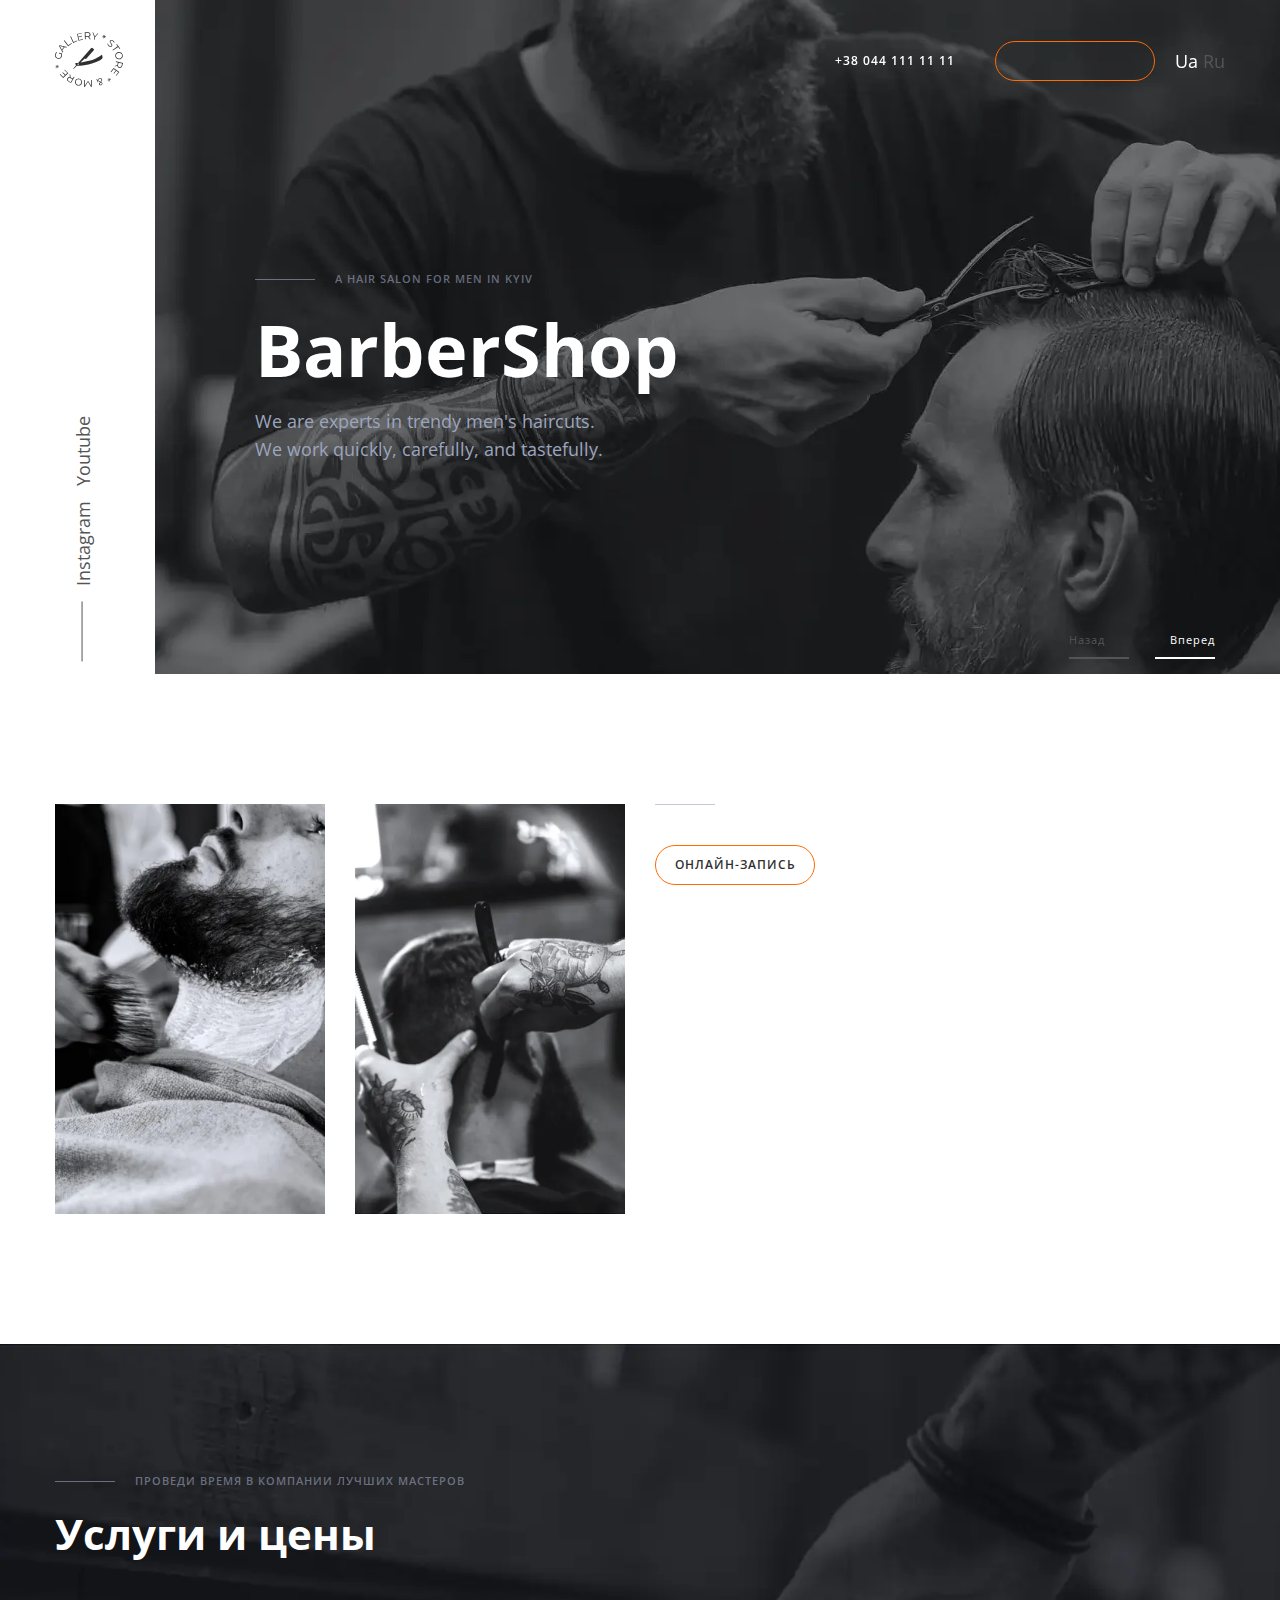
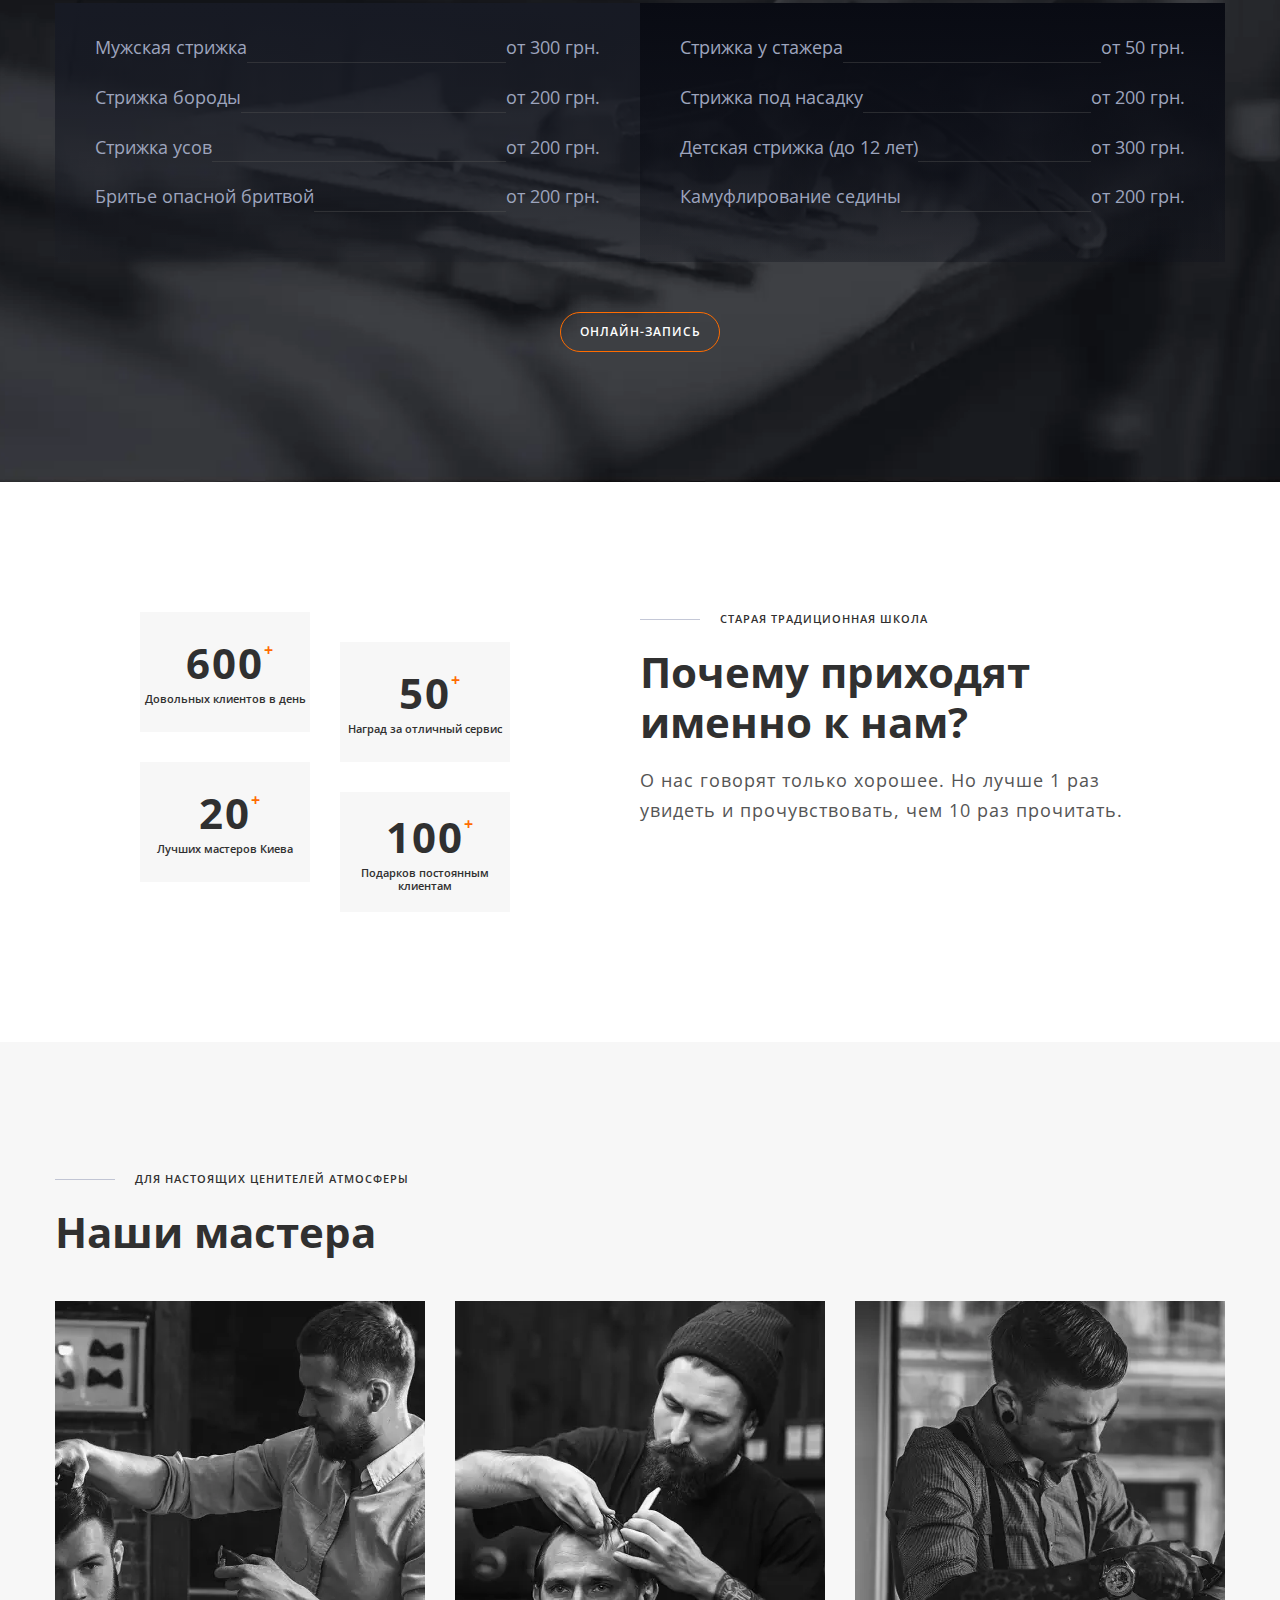
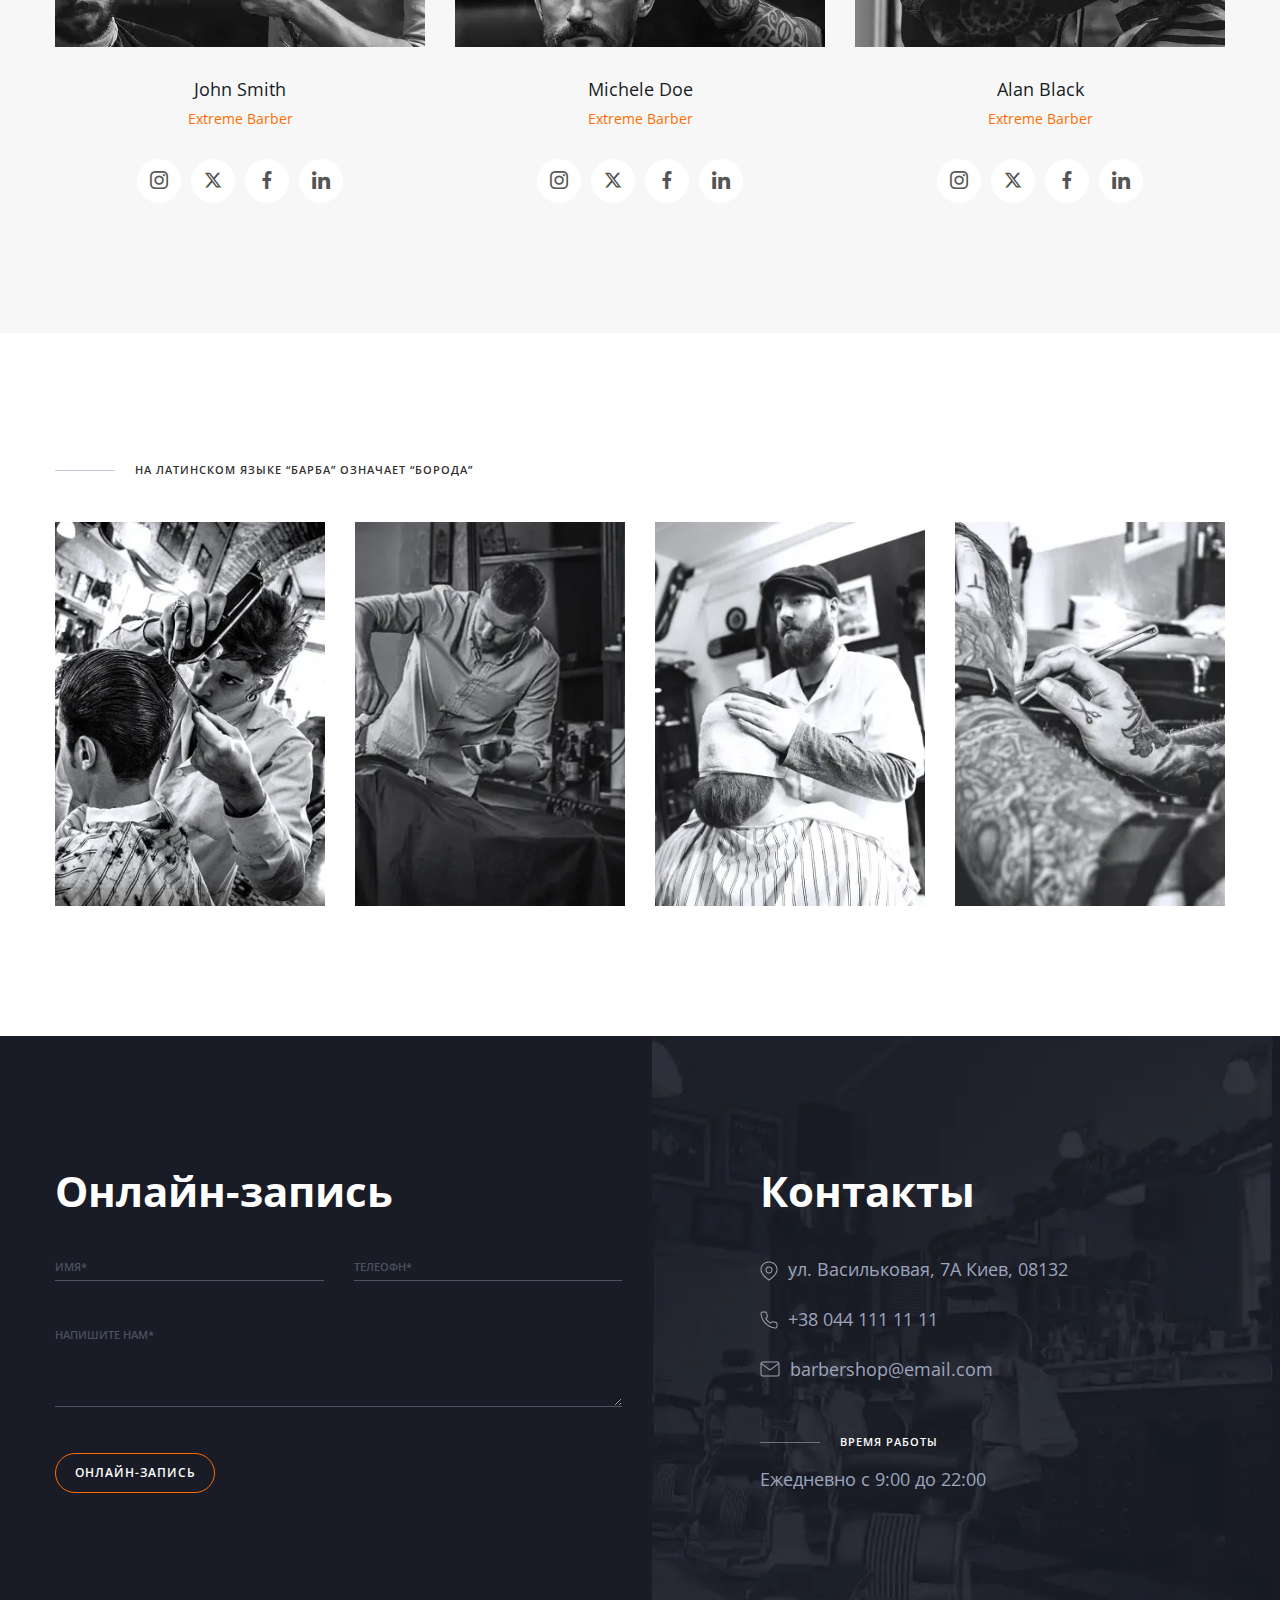
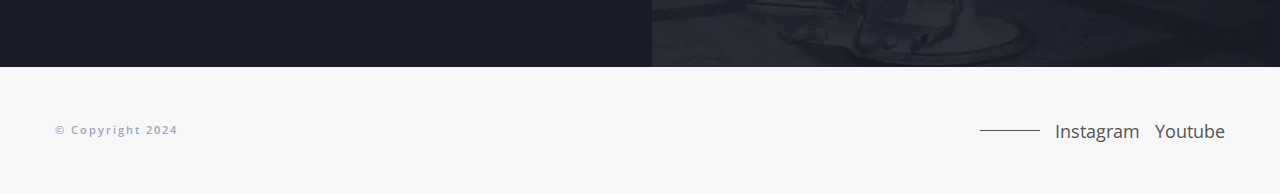
<file: index.html>
<!doctype html>

<html lang="en">

<head>
	<title>HomePage</title>
	<meta charset="UTF-8">
	<meta name="format-detection" content="telephone=no">
	<!-- <style>body{opacity: 0;}</style> -->
	<link rel="stylesheet" href="css/style.min.css?_v=20240822094951">
	<link rel="shortcut icon" href="favicon.ico">
	<!-- <meta name="robots" content="noindex, nofollow"> -->
	<meta name="viewport" content="width=device-width, initial-scale=1.0">
</head>

<body>
	<div class="wrapper">
		<main class="page">
			<header class="header">
				<div class="header__container">
					<a href="#" data-goto=".hero" class="header__logo _icon-Logo"></a>
					<div class="header__menu menu">
						<button type="button" class="menu__icon icon-menu"><span></span></button>
						<nav class="menu__body">
							<ul class="menu__list">
								<li data-goto=".about" class="menu__item">
									<a href="" data-lang="menu_link-1" class="menu__link">О нас</a>
								</li>
								<li data-goto=".price" class="menu__item">
									<a href="" data-lang="menu_link-2" class="menu__link">Услуги и цены</a>
								</li>
								<li data-goto=".craftsmen" class="menu__item">
									<a href="" data-lang="menu_link-3" class="menu__link">Мастера</a>
								</li>
								<li data-goto=".bottom" class="menu__item">
									<a href="" data-lang="menu_link-4" class="menu__link">Контакты</a>
								</li>
							</ul>
							<div class="header__appointment appointment">
								<a href="tel:+380441111111" class="appointment__phone">+38 044 111 11 11</a>
								<a href="#" data-lang="button" class="appointment__button button">онлайн-запись</a>
							</div>
							<div class="header__lang-selector">
								<button class="header__btn" data-btn="uk">Ua</button>
								<button class="header__btn" data-btn="ru">Ru</button>
							</div>
						</nav>
					</div>
				</div>
			</header>

			<div class="content">
				<section class="page__hero hero">
					<div class="hero__container">
						<div class="hero__aside">
							<ul data-da=".menu__body,991.98" class="hero__social-list social-list social-list_v">
								<li class="social-list__link"><a href="#">Instagram</a></li>
								<li class="social-list__link"><a href="#">Youtube</a></li>
							</ul>
						</div>
						<div class="hero__slider swiper">
							<div class="hero__wrapper swiper-wrapper">
								<div class="hero__slide swiper-slide">
									<img class="hero__image ibg" src="img/hero/01.webp" alt="Image" />
									<div class="hero__content top top_f">
										<p class="top__lable">A hair salon for men in Kyiv</p>
										<h2 class="top__title">BarberShop</h2>
										<div class="hero__text">
											<p>We are experts in trendy men's haircuts.</p>
											<p>We work quickly, carefully, and tastefully.</p>
										</div>
									</div>
								</div>
								<div class="hero__slide swiper-slide">
									<img class="hero__image ibg" src="img/hero/01.webp" alt="Image" />
									<div class="hero__content top top_f">
										<p class="top__lable">A hair salon for men in Kyiv</p>
										<h2 class="top__title">BarberShop</h2>
										<div class="hero__text">
											<p>We are experts in trendy men's haircuts.</p>
											<p>We work quickly, carefully, and tastefully.</p>
										</div>
									</div>
								</div>
								<div class="hero__slide swiper-slide">
									<img class="hero__image ibg" src="img/hero/01.webp" alt="Image" />
									<div class="hero__content top top_f">
										<p class="top__lable">A hair salon for men in Kyiv</p>
										<h2 class="top__title">BarberShop</h2>
										<div class="hero__text">
											<p>We are experts in trendy men's haircuts.</p>
											<p>We work quickly, carefully, and tastefully.</p>
										</div>
									</div>
								</div>
							</div>
							<div class="hero__slider-buttons">
								<button type="button" class="hero__btn-prev">Назад</button>
								<button type="button" class="hero__btn-next">Вперед</button>
							</div>
						</div>
					</div>
				</section>
				<section data-watch-threshold="0.5" data-watch="navigator" class="page__about about">
					<div class="about__container">
						<div class="about__images">
							<div class="images-item">
								<img class="ibg" src="img/about/01.webp" alt="image" />
							</div>
							<div class="images-item">
								<img class="ibg" src="img/about/02.webp" alt="image" />
							</div>
						</div>
						<div class="about__content top top_b">
							<p data-lang="about-lable" class="top__lable">О НАС</p>
							<h2 data-lang="about-title" class="top__title">Лучший Барбершоп твоего города</h2>
							<div class="about__text">
								<p data-lang="about-text-1">
									Если ты хочешь добавить в свой образ больше уверенности – тебе точно к нам.
								</p>
								<p data-lang="about-text-2">
									Мы команда, которая никогда не останавливается на достигнутом и жаждет перемен.
									И когда ты попадешь в руки нашего мастера, то уже никогда не сможешь быть
									прежним. Мы команда, которая всегда с клиентами "на одной волне". Поэтому, мы
									всегда готовы усовершенствовать каждого, кто к нам приходит!
								</p>
							</div>
							<a href="#" data-lang="button" class="about__button button button_b">онлайн-запись</a>
						</div>
					</div>
				</section>
				<section data-watch-threshold="0.5" data-watch="navigator" class="page__price price">
					<div class="price__container">
						<div class="price__top top">
							<p class="top__lable">Проведи время в компании лучших мастеров</p>
							<h2 class="top__title">Услуги и цены</h2>
						</div>
						<div class="price__body">
							<div class="price__items">
								<div class="price__item">
									<p>Мужская стрижка</p>
									<span></span>
									<p>от 300 грн.</p>
								</div>
								<div class="price__item">
									<p>Стрижка бороды</p>
									<span></span>
									<p>от 200 грн.</p>
								</div>
								<div class="price__item">
									<p>Стрижка усов</p>
									<span></span>
									<p>от 200 грн.</p>
								</div>
								<div class="price__item">
									<p>Бритье опасной бритвой</p>
									<span></span>
									<p>от 200 грн.</p>
								</div>
							</div>
							<div class="price__items">
								<div class="price__item">
									<p>Cтрижка у стажера</p>
									<span></span>
									<p>от 50 грн.</p>
								</div>
								<div class="price__item">
									<p>Стрижка под насадку</p>
									<span></span>
									<p>от 200 грн.</p>
								</div>
								<div class="price__item">
									<p>Детская стрижка (до 12 лет)</p>
									<span></span>
									<p>от 300 грн.</p>
								</div>
								<div class="price__item">
									<p>Камуфлирование седины</p>
									<span></span>
									<p>от 200 грн.</p>
								</div>
							</div>
						</div>
						<a href="#" class="price__button button">онлайн-запись</a>
					</div>
				</section>
				<section class="page__why">
					<div class="why__container">
						<div class="why__columns">
							<div class="why__column">
								<div class="why__column-item item-column">
									<p class="item-column__num">600<sup>+</sup></p>
									<p class="item-column__text">Довольных клиентов в день</p>
								</div>
								<div class="why__column-item item-column">
									<p class="item-column__num">20<sup>+</sup></p>
									<p class="item-column__text">Лучших мастеров Киева</p>
								</div>
							</div>
							<div class="why__column">
								<div class="why__column-item item-column">
									<p class="item-column__num">50<sup>+</sup></p>
									<p class="item-column__text">Наград за отличный сервис</p>
								</div>
								<div class="why__column-item item-column">
									<p class="item-column__num">100<sup>+</sup></p>
									<p class="item-column__text">Подарков постоянным клиентам</p>
								</div>
							</div>
						</div>
						<div class="why__body">
							<div class="why__top top top_b">
								<p class="top__lable">старая традиционная школа</p>
								<h2 class="top__title">Почему приходят именно к нам?</h2>
							</div>
							<div class="why__text">
								<p>
									О нас говорят только хорошее. Но лучше 1 раз увидеть и прочувствовать, чем 10
									раз прочитать.
								</p>
							</div>
						</div>
					</div>
				</section>
				<section data-watch-threshold="0.5" data-watch="navigator" class="page__craftsmen craftsmen">
					<div class="craftsmen__container">
						<div class="craftsmen__top top top_b">
							<p class="top__lable">для настоящих ценителей атмосферы</p>
							<h2 class="top__title">Наши мастера</h2>
						</div>
						<div class="craftsmen__items">
							<div class="craftsmen__item item-craftsmen">
								<a href="#" class="item-craftsmen__link">
									<img class="item-craftsmen__image ibg" src="img/why/02.webp" alt="Image" />
								</a>
								<a href="#" class="item-craftsmen__link-name">John Smith</a>
								<p class="item-craftsmen__position">Extreme Barber</p>
								<ul class="item-craftsmen__social">
									<li class="item-craftsmen__link-social">
										<a href="#" class="_icon-instagram"></a>
									</li>
									<li class="item-craftsmen__link-social"><a href="#" class="_icon-x"></a></li>
									<li class="item-craftsmen__link-social">
										<a href="#" class="_icon-facebook"></a>
									</li>
									<li class="item-craftsmen__link-social">
										<a href="#" class="_icon-linkedin"></a>
									</li>
								</ul>
							</div>
							<div class="craftsmen__item item-craftsmen">
								<a href="#" class="item-craftsmen__link">
									<img class="item-craftsmen__image ibg" src="img/why/03.webp" alt="Image" />
								</a>
								<a href="#" class="item-craftsmen__link-name">Michele Doe</a>
								<p class="item-craftsmen__position">Extreme Barber</p>
								<ul class="item-craftsmen__social">
									<li class="item-craftsmen__link-social">
										<a href="#" class="_icon-instagram"></a>
									</li>
									<li class="item-craftsmen__link-social"><a href="#" class="_icon-x"></a></li>
									<li class="item-craftsmen__link-social">
										<a href="#" class="_icon-facebook"></a>
									</li>
									<li class="item-craftsmen__link-social">
										<a href="#" class="_icon-linkedin"></a>
									</li>
								</ul>
							</div>
							<div class="craftsmen__item item-craftsmen">
								<a href="#" class="item-craftsmen__link">
									<img class="item-craftsmen__image ibg" src="img/why/01.webp" alt="Image" />
								</a>
								<a href="#" class="item-craftsmen__link-name">Alan Black</a>
								<p class="item-craftsmen__position">Extreme Barber</p>
								<ul class="item-craftsmen__social">
									<li class="item-craftsmen__link-social">
										<a href="#" class="_icon-instagram"></a>
									</li>
									<li class="item-craftsmen__link-social"><a href="#" class="_icon-x"></a></li>
									<li class="item-craftsmen__link-social">
										<a href="#" class="_icon-facebook"></a>
									</li>
									<li class="item-craftsmen__link-social">
										<a href="#" class="_icon-linkedin"></a>
									</li>
								</ul>
							</div>
						</div>
					</div>
				</section>
				<section class="page__works works">
					<div class="works__container">
						<div class="works__top top top_b">
							<p class="top__lable">На латинском языке “барба” означает “борода”</p>
						</div>
						<div class="works__images">
							<a href="#" class="works__link">
								<img class="works__image ibg" src="img/works/01.webp" alt="Image" />
							</a>
							<a href="#" class="works__link">
								<img class="works__image ibg" src="img/works/02.webp" alt="Image" />
							</a>
							<a href="#" class="works__link">
								<img class="works__image ibg" src="img/works/03.webp" alt="Image" />
							</a>
							<a href="#" class="works__link">
								<img class="works__image ibg" src="img/works/04.webp" alt="Image" />
							</a>
						</div>
					</div>
				</section>
				<section data-watch-threshold="0.5" data-watch="navigator" class="page__bottom bottom">
					<div class="bottom__container">
						<div class="bottom__registration">
							<div class="bottom__form form">
								<h2 class="form__title top__title">Онлайн-запись</h2>
								<form class="form__body" action="send_form.php" method="post">
									<div class="form__row">
										<input class="form__item" placeholder="имя*" type="text" id="name" name="name" required />
										<input class="form__item" placeholder="телеофн*" type="tel" id="phone" name="phone" required />
									</div>
									<textarea class="form__item" placeholder="Напишите нам*" id="message" name="message" rows="4"></textarea>
									<button class="form__button button" type="submit">онлайн-запись</button>
								</form>
							</div>
						</div>
						<div class="bottom__contacts contacts">
							<div class="contacts__column">
								<h2 class="contacts__title top__title">Контакты</h2>
								<ul class="contacts__body">
									<li class="contacts__item">
										<img src="img/icons/mark.webp" class="contacts__icon" alt="mark" />
										<a class="contacts__link" href="https://maps.app.goo.gl/mECq52zTar5ca8uP7">
											ул. Васильковая, 7А Киев, 08132
										</a>
									</li>
									<li class="contacts__item">
										<img src="img/icons/phone.webp" class="contacts__icon" alt="phone" />
										<a class="contacts__link" href="tel:+380441111111">+38 044 111 11 11</a>
									</li>
									<li class="contacts__item">
										<img src="img/icons/mail.webp" class="contacts__icon" alt="mail" />
										<a class="contacts__link" href="mailto:barbershop@email.com">barbershop@email.com</a>
									</li>
								</ul>
								<div class="contacts__working-hours working-hours">
									<p class="working-hours__lable top__lable">время работы</p>
									<p class="working-hours__hours">Ежедневно с 9:00 до 22:00</p>
								</div>
							</div>
						</div>
					</div>
				</section>
				<footer class="footer">
					<div class="footer__container">
						<p class="footer__copy">&copy; Copyright 2024</p>
						<ul class="social-list">
							<li class="social-list__link"><a href="#">Instagram</a></li>
							<li class="social-list__link"><a href="#">Youtube</a></li>
						</ul>
					</div>
				</footer>

			</div>
		</main>
	</div>
	<script src="js/app.min.js?_v=20240822094951"></script>
</body>

</html>
</file>
<file: css/style.min.css>
@import url(https://fonts.googleapis.com/css?family=Open+Sans:regular,600,700&display=swap);@import url(https://fonts.googleapis.com/css?family=Raleway:700&display=swap);@font-face{font-family:icons;font-display:swap;src:url(../fonts/icons.woff2) format("woff2");font-weight:400;font-style:normal}[class*=_icon-]::before{font-family:icons;font-style:normal;font-weight:400;font-variant:normal;text-transform:none;line-height:1;-webkit-font-smoothing:antialiased;-moz-osx-font-smoothing:grayscale}._icon-instagram:before{content:""}._icon-facebook:before{content:""}._icon-Logo:before{content:""}._icon-linkedin:before{content:""}._icon-x:before{content:""}*{padding:0;margin:0;border:0}*,*::after,*::before{box-sizing:border-box}*::after,*::before{display:inline-block}body,html{height:100%;min-width:320px}body{color:#555;line-height:1;font-family:"Open Sans";font-size:1.125rem;-ms-text-size-adjust:100%;-moz-text-size-adjust:100%;-webkit-text-size-adjust:100%;-webkit-font-smoothing:antialiased;-moz-osx-font-smoothing:grayscale}button,input,textarea{font-family:"Open Sans";font-size:inherit;line-height:inherit;color:inherit;background-color:rgba(0,0,0,0)}input,textarea{width:100%}label{display:inline-block}button,option,select{cursor:pointer}a{display:inline-block;color:inherit;text-decoration:none}ul li{list-style:none}img{vertical-align:top}h1,h2,h3,h4,h5,h6{font-weight:inherit;font-size:inherit}.lock body{overflow:hidden;touch-action:none;-ms-scroll-chaining:none;overscroll-behavior:none}.wrapper{min-height:100%;display:flex;flex-direction:column;overflow:hidden}@supports (overflow:clip){.wrapper{overflow:clip}}.wrapper>main{flex:1 1 auto}.wrapper>*{min-width:0}[class*=__container]{max-width:75rem;margin:0 auto;padding:0 .9375rem}[class*="--gc"]{display:grid;min-width:0;grid-template-columns:.9375rem 1fr minmax(auto,73.125rem) 1fr .9375rem}[class*="--gc"]>*{min-width:0;grid-column:3/4}.button{display:flex;width:10rem;height:2.5rem;border:.0625rem solid #ff6c00;font-size:.75rem;text-transform:uppercase;line-height:133.333333%;border-radius:1.5625rem;letter-spacing:.0625rem;color:#fff;justify-content:center;align-items:center;transition:all .3s ease 0s;font-weight:600}.button--fw{width:100%}.button_b{color:#303030}.menu{position:relative;display:flex;width:100%;z-index:10}.menu::before{content:"";position:fixed;width:100%;right:0;top:0;transition:all .3s ease 0s;background-color:rgba(0,0,0,.5);z-index:1;opacity:0}.menu__body{flex:1 1 100%;display:flex;align-items:center;gap:1.25rem;row-gap:2.5rem}.menu__list{font-size:.75rem;font-weight:600;letter-spacing:.0625rem;line-height:150%;transition:color .3s ease 0s;display:flex;gap:2.5rem;color:#fff}.menu__item{transition:all .3s ease 0s}.menu__item._navigator-active{color:#ff6c00}.menu__link{transition:all .3s ease 0s}.menu-open .menu::before{opacity:1;height:100%}.icon-menu{display:none}.ibg{width:100%;height:100%;-o-object-fit:cover;object-fit:cover}.ibg--top{-o-object-position:top;object-position:top}.ibg--bottom{-o-object-position:bottom;object-position:bottom}.ibg--left{-o-object-position:left;object-position:left}.ibg--right{-o-object-position:right;object-position:right}.ibg--contain{-o-object-fit:contain;object-fit:contain}.top>*{margin-bottom:1.25rem}.top>*:last-child{margin-bottom:0}.top__lable{display:flex;align-items:center;color:rgba(157,164,189,.6);font-size:.6875rem;font-weight:600;letter-spacing:.0625rem;line-height:136.363636%;text-transform:uppercase;gap:1.25rem}.top__lable::before{content:"";width:3.75rem;height:.0625rem;background-color:rgba(157,164,189,.6)}.top__title{color:#fff;font-weight:700;line-height:118.055556%;font-size:1.75rem}.top_b .top__lable,.top_b .top__text,.top_b .top__title{color:#303030!important}.social-list{position:relative;display:flex;-webkit-column-gap:.9375rem;-moz-column-gap:.9375rem;column-gap:.9375rem;align-items:center;row-gap:1.5rem}.social-list::before{content:"";width:3.75rem;height:.0625rem;background-color:#555}.social-list__link{transition:all .3s ease 0s}.header{position:fixed;width:100%;padding:2rem 0;z-index:10;transition:all .3s ease 0s}.header._header-scroll{padding:.3125rem 0;background-color:#191c26}.header._header-scroll .header__logo{color:#fff}.header__container{width:100%;display:flex;align-items:center;gap:.9375rem}.header__logo{position:relative;font-size:3.4375rem;padding-right:3.4375rem;transition:color .3s ease 0s;color:#303030;z-index:1}.header__lang-selector>*{transition:all .3s ease 0s}.appointment{position:relative;display:flex;align-items:center;gap:1.25rem 2.5rem}.appointment__phone{font-size:.75rem;line-height:133.333333%;letter-spacing:.0625rem;font-weight:600;color:#fff}.footer{background:#f7f7f7}.footer__container{display:flex;justify-content:space-between;align-items:center;height:7.9375rem}.footer__copy{color:#9da4bd;line-height:136.363636%;font-size:.6875rem;font-weight:600;letter-spacing:.125rem}.content{position:absolute;width:100%;top:0;left:0}.hero__container{display:flex}.hero__aside{width:6.25rem;height:auto;position:relative;display:flex}.hero__slider{position:relative;margin-right:-3.4375rem}.hero__text{color:#9da4bd}.hero__text>*{margin-bottom:.625rem}.hero__image{position:absolute;z-index:-1}.hero__slider-buttons{position:absolute;bottom:1.25rem;right:3.75rem;display:flex;gap:1.875rem}.hero__btn-next,.hero__btn-prev{line-height:163.636364%;letter-spacing:.0625rem;padding:.3125rem;display:flex;font-size:.6875rem;position:relative;transition:all .3s ease 0s}.hero__btn-next::before,.hero__btn-prev::before{content:"";position:absolute;width:3.75rem;height:.125rem;background-color:#555;bottom:-.3125rem;transition:all .3s ease 0s}.hero__btn-next:not(.swiper-button-disabled),.hero__btn-prev:not(.swiper-button-disabled){color:#fff}.hero__btn-next:not(.swiper-button-disabled)::before,.hero__btn-prev:not(.swiper-button-disabled)::before{background-color:#fff}.hero__btn-prev{padding-right:1.875rem}.hero__btn-next{flex-direction:row-reverse}.about__container{display:grid;grid-template-columns:repeat(2,minmax(14.375rem,1fr));gap:1.875rem}.about__images{display:grid;grid-template-columns:repeat(2,1fr);gap:1.875rem}.about__text{line-height:166.666667%;letter-spacing:.0125rem;margin-bottom:2.5rem}.about__text>*{margin-bottom:1.25rem}.price{background:url(../img/price/01.webp) center/cover no-repeat}.price__container{display:flex;flex-direction:column}.price__top{margin-bottom:2.75rem}.price__body{display:flex;margin-bottom:3.125rem;background:linear-gradient(180deg,#171a24 0,rgba(23,26,36,.2) 100%)}.price__items{flex:0 1 50%;display:flex;flex-direction:column}.price__items>*{margin-bottom:1.25rem}.price__item{width:100%;display:flex;justify-content:space-between;align-items:end;white-space:nowrap;color:#9da4bd;line-height:166.666667%}.price__item span{width:100%;height:.0625rem;background-color:rgba(85,85,85,.4)}.price__button{align-self:center}.why__container{display:flex;justify-content:center}.why__columns{flex:0 1 23.125rem;display:flex;align-items:center;gap:1.875rem}.why__column{flex:0 1 auto;display:flex;flex-direction:column;gap:1.875rem;padding-top:1.875rem}.why__column:first-child{padding-top:0;padding-bottom:1.875rem}.why__body{display:flex;flex-direction:column}.why__top{margin-bottom:1.25rem}.why__text{color:#555;line-height:166.666667%;letter-spacing:.0625rem}.item-column{width:10.625rem;height:7.5rem;display:flex;flex-direction:column;justify-content:center;align-items:center;align-self:center;background-color:#f7f7f7;color:#303030}.item-column__num{font-size:2.625rem;line-height:114.285714%;font-weight:700;letter-spacing:.125rem;position:relative}.item-column__num:not(:last-child){margin-bottom:.3125rem}.item-column__num sup{position:absolute;color:#ff6c00;font-size:1rem;top:-25%}.item-column__text{font-size:.6875rem;text-align:center;font-weight:600;line-height:118.181818%}.craftsmen{background-color:#f7f7f7}.craftsmen__top{margin-bottom:2.75rem}.craftsmen__items{display:flex;gap:1.875rem;flex-wrap:wrap;justify-content:center}.item-craftsmen{display:flex;flex-direction:column;align-items:center}.item-craftsmen__link{margin-bottom:1.875rem}.item-craftsmen__link-name{margin-bottom:.5rem;color:#191c26;line-height:138.888889%;position:relative;display:flex}.item-craftsmen__link-name::after{content:"";position:absolute;width:0;bottom:0;right:50%;height:.0625rem;background-color:#ff6c00;transition:all .3s ease 0s}.item-craftsmen__position{margin-bottom:1.875rem;font-size:.875rem;line-height:135.714286%;color:#ff6c00}.item-craftsmen__social{display:flex;gap:.625rem}.item-craftsmen__link-social{display:flex;justify-content:center;align-items:center;background-color:#fff;width:2.75rem;height:2.75rem;border-radius:50%;transition:all .3s ease 0s}.item-craftsmen__link-social a{padding:.625rem}.works__top{margin-bottom:2.75rem}.works__images{display:grid;grid-template-columns:repeat(4,1fr);gap:1.875rem;justify-content:center}.bottom{color:#9da4bd;background-color:#191c26}.bottom__container{display:flex;gap:1.875rem}.bottom__registration{flex:0 1 100%}.bottom__contacts{flex:0 1 100%}.form__title{margin-bottom:2.75rem}.form__body>*{margin-bottom:2.75rem}.form__row{display:flex;gap:1.875rem}.form__item{position:relative;border-bottom:1px solid rgba(157,164,189,.4);color:#fff;outline:0;font-size:.9375rem;line-height:136.363636%;font-weight:600;transition:all .3s ease 0s}.form__item::-webkit-input-placeholder{position:absolute;text-transform:uppercase;color:rgba(157,164,189,.4);font-size:11px}.form__item:-ms-input-placeholder{position:absolute;text-transform:uppercase;color:rgba(157,164,189,.4);font-size:11px}.form__item::-ms-input-placeholder{position:absolute;text-transform:uppercase;color:rgba(157,164,189,.4);font-size:11px}.form__item::placeholder{position:absolute;text-transform:uppercase;color:rgba(157,164,189,.4);font-size:11px}.contacts{background:url(../img/bottom/01.webp) center/cover no-repeat}.contacts__column{padding-right:3.125rem}.contacts__title{margin-bottom:2.5rem}.contacts__body{color:#9da4bd;margin-bottom:3.125rem}.contacts__body>*{margin-bottom:1.25rem}.contacts__item{display:flex;align-items:start;gap:.625rem;line-height:166.666667%}.contacts__icon{padding-top:.375rem}.contacts__link{position:relative}.contacts__link::before{content:"";position:absolute;width:0;right:50%;bottom:.125rem;height:.0625rem;background-color:#9da4bd;transition:all .3s ease 0s}.working-hours__lable{color:#fff;margin-bottom:1.25rem}.working-hours__hours{color:#9da4bd}.swiper{overflow:hidden}.swiper-initialized{touch-action:pan-y}.swiper-wrapper{width:100%;height:100%;box-sizing:content-box;display:flex;position:relative}.swiper-vertical .swiper-wrapper{flex-direction:column}.swiper-autoheight .swiper-wrapper{align-items:flex-start}.swiper-initialized .swiper-slide{flex-shrink:0}.swiper-android .swiper-slide,.swiper-android .swiper-wrapper{-webkit-transform:translate3d(0,0,0);transform:translate3d(0,0,0)}.swiper-button-lock{display:none!important}@media (min-width:38.125em){.works__image{aspect-ratio:260/370}}@media (min-width:47.99875em){.top__title{font-size:2.625rem}.why__body{max-width:31.25rem}.contacts{margin-right:-3.125rem}}@media (min-width:47.99875em)and (min-width:75em){.contacts{padding-left:6.75rem}}@media (min-width:61.99875em){.menu__list{flex:1 1 auto}.social-list_v{left:-95%;bottom:-30%;-webkit-transform:rotate(-90deg);transform:rotate(-90deg);z-index:9;flex-wrap:nowrap}.header__btn_active{color:#fff}.price__body>*:nth-child(even){background:linear-gradient(180deg,#090b13 0,rgba(9,11,19,.2) 100%)}.price__items{padding:1.875rem 2.5rem}}@media (min-width:75em){.top_f .top__title{font-size:4.5rem}.header__logo{font-size:3.4375rem}.page__about{padding-top:8.125rem}.page__about{padding-bottom:8.125rem}.page__price{padding-top:8.125rem}.page__price{padding-bottom:8.125rem}.page__why{padding-top:8.125rem}.page__why{padding-bottom:8.125rem}.page__craftsmen{padding-top:8.125rem}.page__craftsmen{padding-bottom:8.125rem}.page__works{padding-top:8.125rem}.page__works{padding-bottom:8.125rem}.hero__content{padding-top:17rem}.hero__content{padding-right:3.125rem}.hero__content{padding-bottom:12.875rem}.hero__content{padding-left:6.25rem}.why__container{gap:8.125rem}.bottom__container>*{padding-top:8.125rem}.bottom__container>*{padding-bottom:8.125rem}}@media (max-width:20em){.top_f .top__title{font-size:3rem}.header__logo{font-size:1.875rem}.page__about{padding-top:5rem}.page__about{padding-bottom:5rem}.page__price{padding-top:5rem}.page__price{padding-bottom:5rem}.page__why{padding-top:5rem}.page__why{padding-bottom:5rem}.page__craftsmen{padding-top:5rem}.page__craftsmen{padding-bottom:5rem}.page__works{padding-top:5rem}.page__works{padding-bottom:5rem}.hero__content{padding-top:13rem}.hero__content{padding-right:4.0625rem}.hero__content{padding-bottom:11.4375rem}.hero__content{padding-left:.9375rem}.why__container{gap:1.875rem}.bottom__container>*{padding-top:5rem}.bottom__container>*{padding-bottom:5rem}}@media (max-width:61.99875em){.menu{justify-content:end}.menu__body{flex-direction:column;justify-content:start;align-items:start;position:fixed;width:70.208333%;height:100%;right:-100%;top:0;overflow:auto;padding:3.125rem .9375rem .9375rem 1.875rem;transition:right .3s;background-color:#fff;z-index:10}.menu-open .menu__body{right:0}.menu-open .menu__body::before{opacity:1}.menu-open .menu__body .appointment__button,.menu-open .menu__body .appointment__phone{color:#555}.menu-open .menu__body::before{right:0}.menu-open .menu__body .appointment__phone,.menu-open .menu__body .menu__link{font-size:1.125rem;letter-spacing:.125rem}.menu-open .menu__body .appointment{align-items:start}.menu__list{flex-direction:column;margin-top:6.25rem;order:1}.menu__link{color:#555}.icon-menu{display:block;position:relative;width:1.875rem;height:1.125rem;z-index:50}.icon-menu span,.icon-menu::after,.icon-menu::before{content:"";transition:all .3s ease 0s;right:0;position:absolute;width:100%;height:.125rem;background-color:#fff}.icon-menu::before{top:0}.icon-menu::after{bottom:0}.icon-menu span{top:calc(50% - .0625rem)}.menu-open .icon-menu span{width:0}.menu-open .icon-menu::after,.menu-open .icon-menu::before{background-color:#555}.menu-open .icon-menu::before{top:calc(50% - .0625rem);-webkit-transform:rotate(-45deg);transform:rotate(-45deg)}.menu-open .icon-menu::after{bottom:calc(50% - .0625rem);-webkit-transform:rotate(45deg);transform:rotate(45deg)}.social-list{order:3}.header__logo{color:#fff}.header__lang-selector{order:0}.appointment{flex-direction:column-reverse;order:2}.appointment__phone{position:relative;bottom:0}.page [class*=__container]{padding-right:3.125rem;padding-left:3.125rem}.hero__aside{display:none}.hero__slider{margin-left:-3.125rem;margin-right:-3.125rem}.about__text_s{font-size:.875rem}.price__body{flex-direction:column;padding:1.875rem 2.5rem}.works__images{grid-template-columns:1fr 1fr;grid-template-rows:repeat(2,1fr)}}@media (max-width:61.99875em)and (any-hover:none){.icon-menu{cursor:default}}@media (max-width:57.5em){.appointment__phone{position:absolute;bottom:-90%}}@media (max-width:56.25em){.why__container{flex-direction:column-reverse;gap:1.875rem}.why__columns{align-self:end}}@media (max-width:47.99875em){.social-list{-webkit-column-gap:2.5rem;-moz-column-gap:2.5rem;column-gap:2.5rem}.about__container{padding:0 2.5rem}.about__images{grid-template-columns:1fr;grid-template-rows:repeat(2,14.6875rem);align-content:center}.price__item{font-size:.875rem}.bottom__container{flex-direction:column;justify-content:center}.contacts{margin-right:-2.5rem;margin-left:-2.5rem;padding-right:2.5rem;padding-left:2.5rem}}@media (max-width:37.5em){.about__container{grid-template-columns:1fr}.about__images{order:2}}@media (max-width:29.99875em){.social-list{align-items:start;display:grid;grid-template-columns:auto 1fr;grid-template-rows:repeat(1fr)}.social-list::before{position:relative;grid-row:span 2;top:.625rem}.why__columns{align-self:center}.works__images{grid-template-columns:1fr;grid-template-rows:1fr}.form__title{text-align:center}.form__row{flex-direction:column}.contacts__title{text-align:center}}@media (min-width:20em)and (max-width:75em){.top_f .top__title{font-size:clamp(3rem ,2.4545454545rem + 2.7272727273vw ,4.5rem)}.header__logo{font-size:clamp(1.875rem ,1.3068181818rem + 2.8409090909vw ,3.4375rem)}.page__about{padding-top:clamp(5rem ,3.8636363636rem + 5.6818181818vw ,8.125rem)}.page__about{padding-bottom:clamp(5rem ,3.8636363636rem + 5.6818181818vw ,8.125rem)}.page__price{padding-top:clamp(5rem ,3.8636363636rem + 5.6818181818vw ,8.125rem)}.page__price{padding-bottom:clamp(5rem ,3.8636363636rem + 5.6818181818vw ,8.125rem)}.page__why{padding-top:clamp(5rem ,3.8636363636rem + 5.6818181818vw ,8.125rem)}.page__why{padding-bottom:clamp(5rem ,3.8636363636rem + 5.6818181818vw ,8.125rem)}.page__craftsmen{padding-top:clamp(5rem ,3.8636363636rem + 5.6818181818vw ,8.125rem)}.page__craftsmen{padding-bottom:clamp(5rem ,3.8636363636rem + 5.6818181818vw ,8.125rem)}.page__works{padding-top:clamp(5rem ,3.8636363636rem + 5.6818181818vw ,8.125rem)}.page__works{padding-bottom:clamp(5rem ,3.8636363636rem + 5.6818181818vw ,8.125rem)}.hero__content{padding-top:clamp(13rem ,11.5454545455rem + 7.2727272727vw ,17rem)}.hero__content{padding-right:clamp(3.125rem ,4.4034090909rem + -1.7045454545vw ,4.0625rem)}.hero__content{padding-bottom:clamp(11.4375rem ,10.9147727273rem + 2.6136363636vw ,12.875rem)}.hero__content{padding-left:clamp(.9375rem ,-.9943181818rem + 9.6590909091vw ,6.25rem)}.why__container{gap:clamp(1.875rem ,-.3977272727rem + 11.3636363636vw ,8.125rem)}.bottom__container>*{padding-top:clamp(5rem ,3.8636363636rem + 5.6818181818vw ,8.125rem)}.bottom__container>*{padding-bottom:clamp(5rem ,3.8636363636rem + 5.6818181818vw ,8.125rem)}}@media (min-width:47.99875em)and (min-width:20em)and (max-width:75em){.contacts{padding-left:clamp(1.875rem ,.1022727273rem + 8.8636363636vw ,6.75rem)}}@media (min-width:47.99875em)and (max-width:20em){.contacts{padding-left:1.875rem}}@media (any-hover:hover){.button:hover{color:#fff;background-color:#ff6c00}.menu__link:hover{color:#ff6c00}.social-list__link:hover{color:#ff6c00}.header._header-scroll .header__logo:hover{color:#ff6c00}.header__logo:hover{color:#ff6c00}.header__lang-selector>*:hover{color:#ff6c00}.appointment__phone{transition:all .3s ease 0s}.appointment__phone:hover{text-decoration:underline}.hero__btn-next:not(.swiper-button-disabled):hover,.hero__btn-prev:not(.swiper-button-disabled):hover{color:#ff6c00}.hero__btn-next:not(.swiper-button-disabled):hover::before,.hero__btn-prev:not(.swiper-button-disabled):hover::before{background-color:#ff6c00}.item-craftsmen__link-name:hover::after{width:100%;right:0}.item-craftsmen__link-social a:hover{color:#ff6c00}.form__item:hover{border-bottom:1px solid #fff}.form__item:hover::-webkit-input-placeholder{color:#fff}.form__item:hover:-ms-input-placeholder{color:#fff}.form__item:hover::-ms-input-placeholder{color:#fff}.form__item:hover::placeholder{color:#fff}.contacts__link:hover::before{width:100%;right:0}}
</file>
